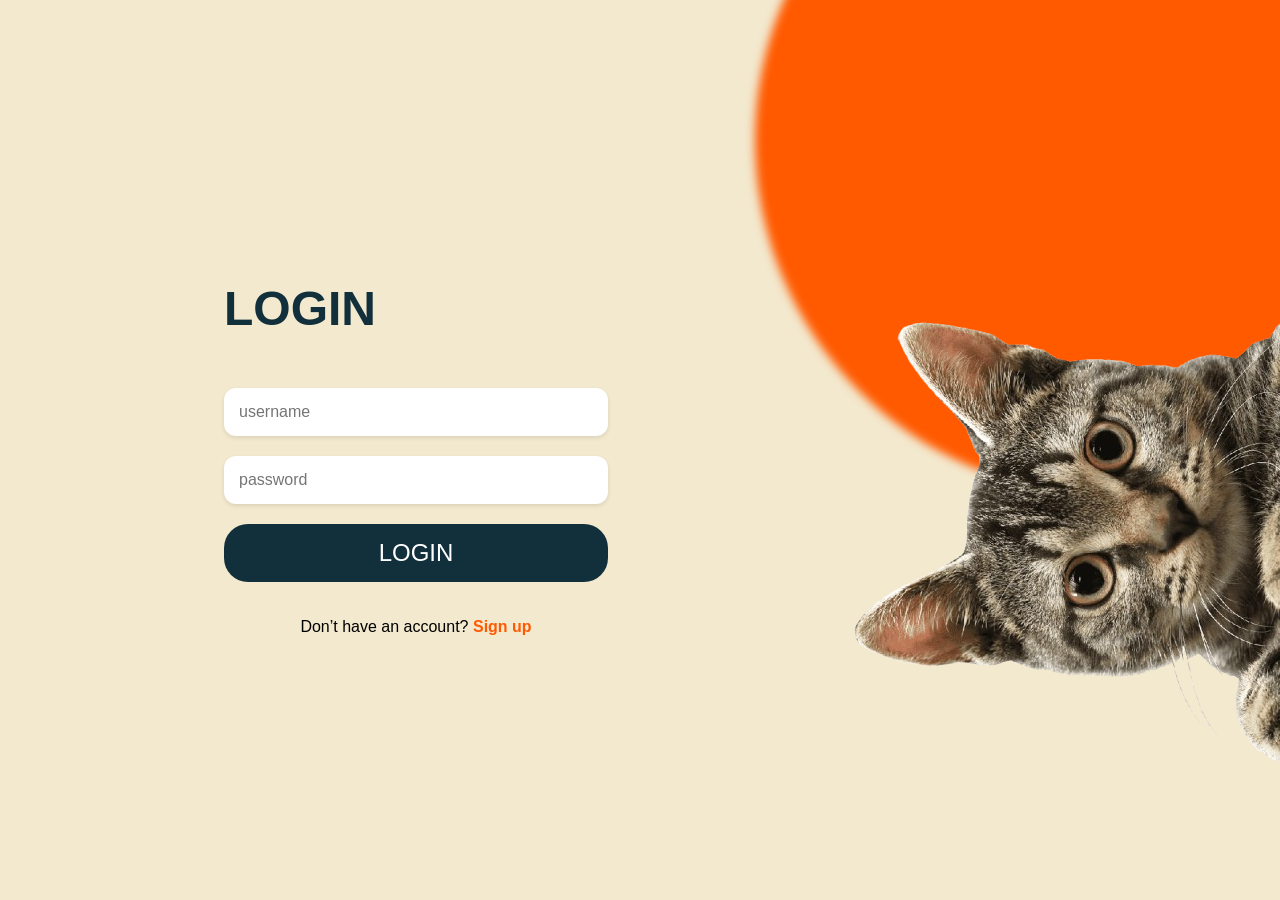
<file: frontend/register-login HTML&CSS/index.html>
<!DOCTYPE html>
<html lang="en">
  <head>
    <meta charset="UTF-8" />
    <meta name="viewport" content="width=device-width, initial-scale=1.0" />
    <title>Login</title>
    <link rel="stylesheet" href="styles.css" />
  </head>
  <body>
    <div class="login-container">
      <div class="login-box">
        <h1>LOGIN</h1>
        <input type="text" placeholder="username" class="input-field" />
        <input type="password" placeholder="password" class="input-field" />
        <button class="login-button">LOGIN</button>
        <p class="signup-text">
          Don’t have an account? <a href="#">Sign up</a>
        </p>
      </div>
      <div class="circle"></div>
      <div class="cat-image">
        <img src="cat-image.png" alt="Cat" />
      </div>
    </div>
  </body>
</html>
</file>
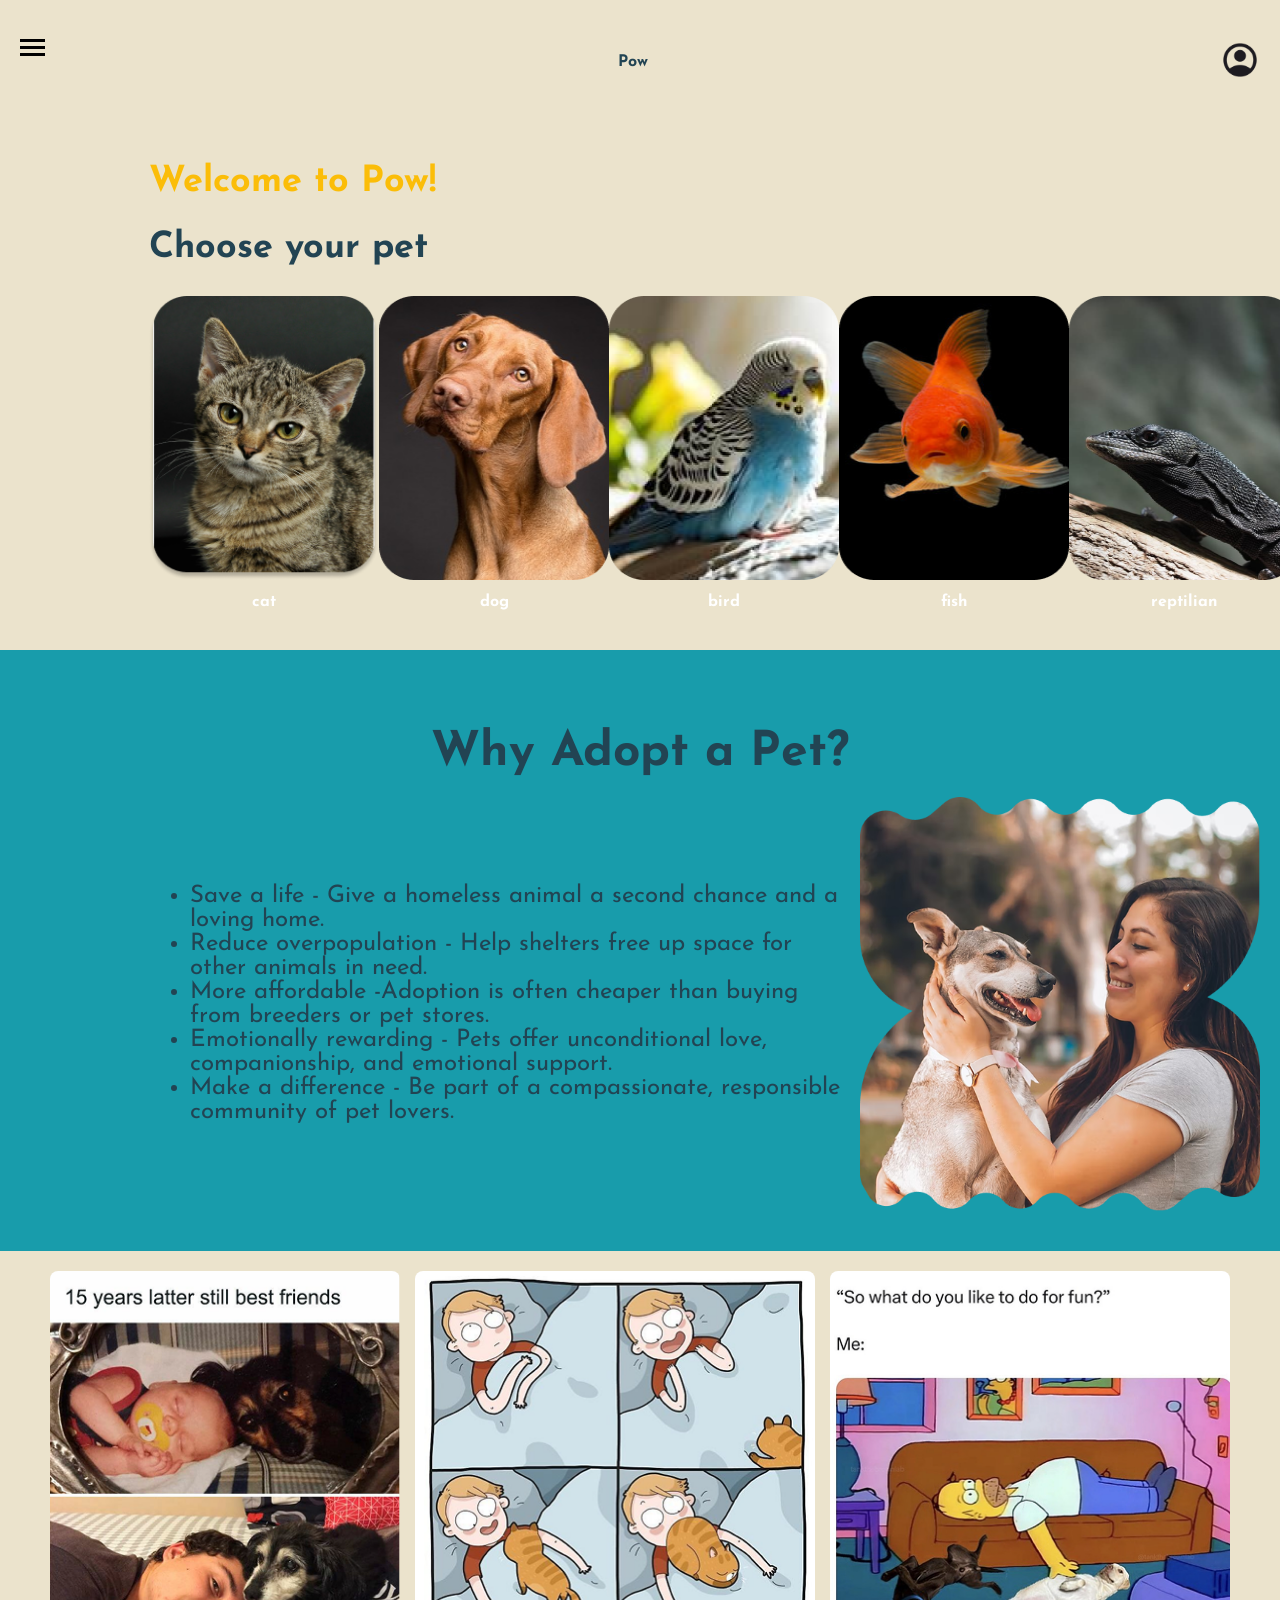
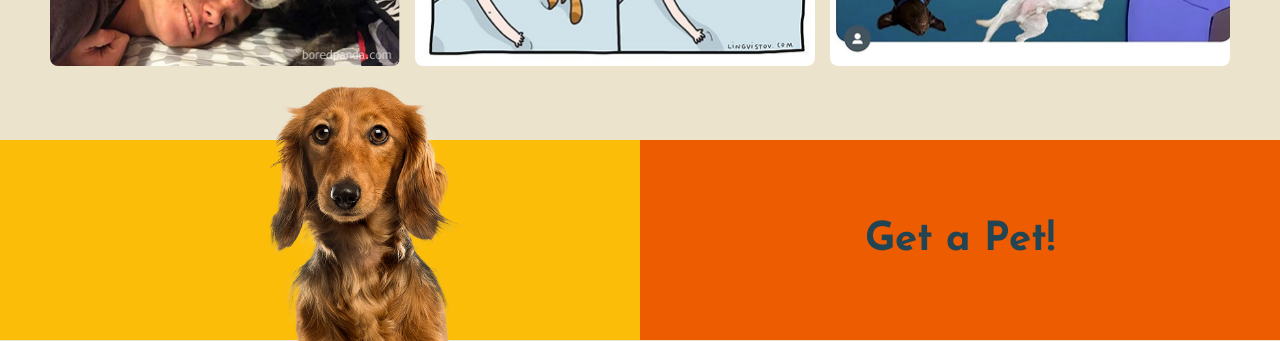
<file: frontend/homepage HTML&CSS/homepage.html>
<!DOCTYPE html>
<html lang = "en">
    <head>
         <meta charset="UTF-8" />
         <meta name="viewport" content="width=device-width, initial-scale=1.0" />
         <title>Pow - Pet Adoption</title>
         <link rel="stylesheet" href="homepage.css" />
          <link href="https://fonts.googleapis.com/css2?family=Josefin+Sans&display=swap" rel="stylesheet">
    </head>

    <body>
        <header class="navbar">

                <div class="hamburger" >
                    <span></span>
                    <span></span>
                    <span></span>
                </div>

             <div class="logo">Pow</div>

             <a href="profile.html" class="profile-icon">
                <img src="images/profileicon.png" alt="Profile" />
             </a>
        </header>

        <section class = "welcome">
            <h1 class = "wel">Welcome to Pow! </h1>
            <h2 class = "choose">Choose your pet</h2>

            <div class="pet-options">
                <div class="pet-card">
                    <a href="cat.html">
                        <img src="images/cat.png" alt="cat">
                    </a>
                    <span>cat</span>
                </div>
                <div class="pet-card">
                    <a href="dog.html">
                        <img src="images/dog.png" alt="dog">
                    </a>
                     <span>dog</span>
                </div>
            <div class="pet-card">
                <a href="bird.html">
                    <img src="images/bird.png" alt="bird">
                </a>
                <span>bird</span>
            </div>
            <div class="pet-card">
                <a href="fish.html">
                    <img src="images/fish.png" alt="fish">
                </a>
                <span>fish</span>
            </div>
            <div class="pet-card">
                <a href="reptilian.html">
                    <img src="images/reptilian.png" alt="reptilian">
                </a>
                <span>reptilian</span>
            </div>
        </div>
        </section>

        <section class = "why-adopt">
             <h2>Why Adopt a Pet?</h2>
             <div class="why-content">
                <ul>
                    <li><span>Save a life</span> - Give a homeless animal a second chance and a loving home.</li>
                    <li><span>Reduce overpopulation</span> - Help shelters free up space for other animals in need.</li>
                    <li><span>More affordable</span> -Adoption is often cheaper than buying from breeders or pet stores.</li>
                    <li><span>Emotionally rewarding</span> - Pets offer unconditional love, companionship, and emotional support.</li>
                    <li><span>Make a difference</span> - Be part of a compassionate, responsible community of pet lovers.</li>
                </ul>
                <img src="images/dog-woman.png" alt="woman with dog" />
             </div>
        </section>

         <section class="comics">
            <div class="meme1"><img src="images/meme1.png" alt=""></div>
            <div class="meme"><img src="images/meme2.png" alt=""></div>
            <div class="meme"><img src="images/meme3.png" alt=""></div>
        </section>

        <section class="oui">
            <div class="split-section">
                <div class="left-side"></div>
                <div class="right-side">
                    <h3>Get a Pet!</h3>
                </div>
                <img src="images/happydog.png" class="dog-image" alt="happy dog" />
            </div>
        </section>

    </body>
</html>
</file>
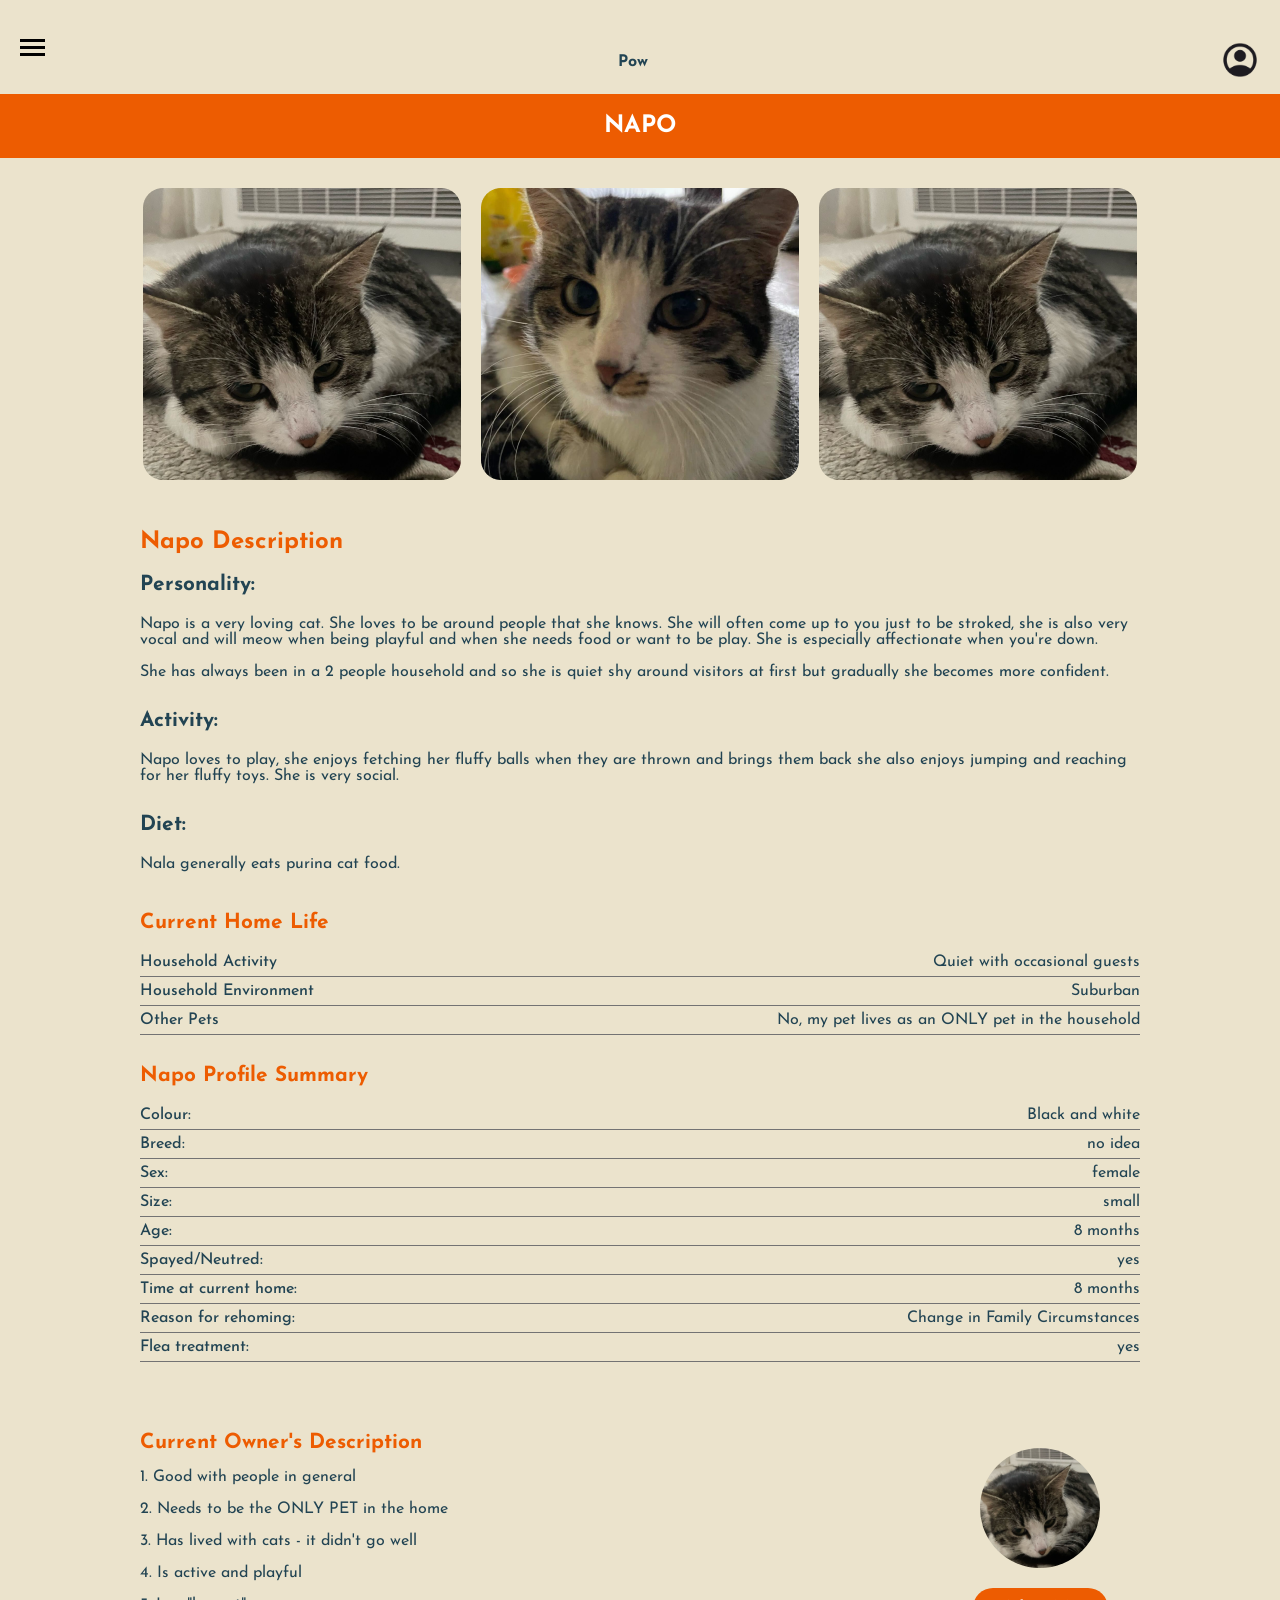
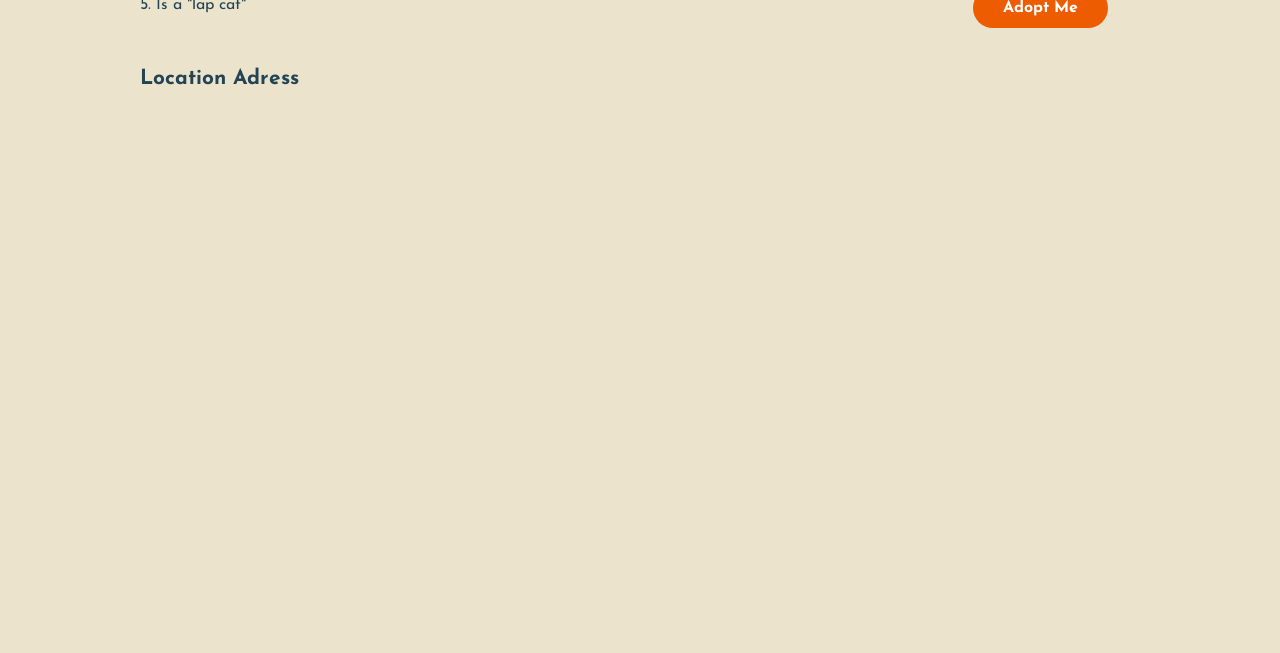
<file: frontend/pet-page HTML&CSS/pet-page.html>
<!DOCTYPE html>
<html lang="en">
<head>
    <meta charset="UTF-8" />
    <meta name="viewport" content="width=device-width, initial-scale=1.0" />
    <title>Pet Profile - Pow</title>
    <link rel="stylesheet" href="pet-page.css" />
    <link href="https://fonts.googleapis.com/css2?family=Josefin+Sans&display=swap" rel="stylesheet"></head>

<body>
    <header class="navbar">
        <div class="hamburger">
            <span></span>
            <span></span>
            <span></span>
        </div>

        <div class="logo">Pow</div>

        <a href="profile.html" class="profile-icon">
            <img src="images/profileicon.png" alt="Profile" />
        </a>
    </header>

    <section class="pet-banner">
        <h1>NAPO</h1>
    </section>

    <section class="pet-photos">
        <div class="photo-container">
            <img src="images/napo1.png" alt="Fluffy photo 1" class="pet-photo">
            <img src="images/napo2.png" alt="Fluffy photo 2" class="pet-photo">
            <img src="images/napo1.png" alt="Fluffy photo 3" class="pet-photo">
        </div>
    </section>

    <section class="pet-info">
        <div class="description">
            <h2>Napo Description</h2>
        </div>
        <div class="info-section">
            <h2>Personality:</h2>
            <p>Napo is a very loving cat. She loves to be around people that she knows. She will often come up to you just to be stroked, she is also very vocal and will meow when being playful and when she needs food or want to be play. She is especially affectionate when you're down.</p>
            <p>She has always been in a 2 people household and so she is quiet shy around visitors at first but gradually she becomes more confident.</p>
        </div>

        <div class="info-section">
            <h2>Activity:</h2>
            <p>Napo loves to play, she enjoys fetching her fluffy balls when they are thrown and brings them back she also enjoys jumping and reaching for her fluffy toys. She is very social.</p>
        </div>

        <div class="info-section">
            <h2>Diet:</h2>
            <p>Nala generally eats purina cat food.</p>
        </div>
    </section>

    <section class="profile-summary">
        <h2 class="section-title">Current Home Life</h2>
        <div class="profile-row">
            <span class="label">Household Activity</span>
            <span class="value">Quiet with occasional guests</span>
        </div>
        <div class="profile-row">
            <span class="label">Household Environment</span>
            <span class="value">Suburban</span>
        </div>
        <div class="profile-row">
            <span class="label">Other Pets</span>
            <span class="value">No, my pet lives as an ONLY pet in the household</span>
        </div>

        <h2 class="section-title">Napo Profile Summary</h2>
        <div class="profile-row"><span class="label">Colour:</span><span class="value">Black and white</span></div>
        <div class="profile-row"><span class="label">Breed:</span><span class="value">no idea</span></div>
        <div class="profile-row"><span class="label">Sex:</span><span class="value">female</span></div>
        <div class="profile-row"><span class="label">Size:</span><span class="value">small</span></div>
        <div class="profile-row"><span class="label">Age:</span><span class="value">8 months</span></div>
        <div class="profile-row"><span class="label">Spayed/Neutred:</span><span class="value">yes</span></div>
        <div class="profile-row"><span class="label">Time at current home:</span><span class="value">8 months</span></div>
        <div class="profile-row"><span class="label">Reason for rehoming:</span><span class="value">Change in Family Circumstances</span></div>
        <div class="profile-row"><span class="label">Flea treatment:</span><span class="value">yes</span></div>
    </section>

<section class="owner-description">
    <div class="owner-description-content">
        <h2 class="section-title">Current Owner's Description</h2>
        <p>1. Good with people in general</p>
        <p>2. Needs to be the ONLY PET in the home</p>
        <p>3. Has lived with cats - it didn't go well</p>
        <p>4. Is active and playful</p>
        <p>5. Is a "lap cat"</p>
    </div>
    <div class="adopt-section">
        <img src="images/napo1.png" class="cat-image">
        <button class="adopt-btn">Adopt Me</button>
    </div>
</section>

    <section class="location">
        <h2>Location Adress</h2>
        <iframe src="https://www.google.com/maps/embed?pb=!1m18!1m12!1m3!1d79470.72935204388!2d27.504569426047382!3d47.15622449227177!2m3!1f0!2f0!3f0!3m2!1i1024!2i768!4f13.1!3m3!1m2!1s0x40cafb7cf639ddbb%3A0x7ccb80da5426f53c!2zSWHImWk!5e1!3m2!1sro!2sro!4v1748261268215!5m2!1sro!2sro" width="1000" height="500" style="border:0;" allowfullscreen="" loading="lazy" referrerpolicy="no-referrer-when-downgrade"></iframe>
    </section>

</body>
</html>
</file>
<file: frontend/register-login HTML&CSS/styles.css>
body {
    margin: 0;
    padding: 0;
    font-family: 'Arial', sans-serif;
    background-color: #f3e9ce;
  }
  
  .login-container {
    display: flex;
    align-items: center;
    justify-content: center;
    height: 100vh;
    padding-right: 35vw;
    position: relative;
    overflow: hidden;
  }
  
  .login-box {
    display: flex;
    flex-direction: column;
    gap: 20px;
    z-index: 2;
    width: 30vw;
    max-width: 400px;
    min-width: 250px;
  }
  
  .login-box h1 {
    font-size: 3rem;
    color: #12303b;
  }
  
  .input-field {
    padding: 15px;
    font-size: 1rem;
    border: none;
    border-radius: 12px;
    background-color: white;
    box-shadow: 0 2px 4px rgba(0,0,0,0.1);
  }
  
  .login-button {
    padding: 15px 25px;
    background-color: #12303b;
    color: white;
    font-size: 1.5rem;
    border: none;
    border-radius: 24px;
    cursor: pointer;
    width: 100%;
  }
  
  .signup-text {
    font-size: 1rem;
    text-align: center;
  }
  
  .signup-text a {
    color: #ff5a00;
    text-decoration: none;
    font-weight: bold;
  }
  
  /* Cerc portocaliu */
  .circle {
    position: absolute;
    width: 50vw;
    height: 50vw;
    border-radius: 50%;
    background-color: #ff5a00;
    top: -20%;
    right: -150px;
    z-index: 0;
    box-shadow: 0 0 10px 35px #ff5a00;
  }
  
  /* Imaginea pisicii */
  .cat-image {
    position: absolute;
    width: 30vw;
    height: auto;
    transform: rotate(-90deg);
    top: 35%;
    right: -2%;
    z-index: 1;
  }
  
  /* Media Queries pentru dispozitive mai mici */
  @media (max-width: 768px) {
    .login-container {
      padding-right: 10vw;
    }
  
    .login-box {
      width: 80vw;
      max-width: 100%;
      min-width: unset;
    }
  
    .login-box h1 {
      font-size: 2.5rem;
    }
  
    .input-field {
      padding: 12px;
    }
  
    .login-button {
      padding: 20px 25px;
      font-size: 1.2rem;
    }
  
    .signup-text {
      font-size: 1rem;
    }
  
    /* Ajustează cercul portocaliu pentru telefoane mici */
    .circle {
      width: 40vw;
      height: 40vw;
      top: -10%;
      right: -80px;
    }
  
    /* Imaginea pisicii în colțul din dreapta jos */
    .cat-image {
      width: 40vw;
      top: auto;
      bottom: 0;
      right: 0;
      transform: rotate(0deg); /* Nici o rotație pe ecrane mici */
    }
  }
  
  @media (max-width: 480px) {
    .login-box {
      width: 82vw;
    }
  
    .login-box h1 {
      font-size: 2rem;
    }
  
    .input-field {
      padding: 10px;
    }
  
    .login-button {
      padding: 15px 20px;
      font-size: 1.1rem;
    }
  
    /* Ajustează cercul portocaliu pentru telefoane foarte mici */
    .circle {
      width: 35vw;
      height: 35vw;
      top: -5%;
      right: -60px;
    }
  
    /* Imaginea pisicii în colțul din dreapta jos pe telefoane mici */
    .cat-image {
      width: 45vw;
      top: auto;
      bottom: 0;
      right: 0;
      transform: rotate(0deg);
    }
  }
</file>
<file: frontend/homepage HTML&CSS/homepage.css>
body, html {
  margin: 0;
  padding: 0;
  font-family: 'Josefin Sans', sans-serif;
   background-color: #EBE3CC;
}


.navbar {
    display: flex;
    justify-content: space-between;
    align-items: center;
    padding: 10px 20px;
}

.hamburger {
    display: flex;
    flex-direction: column;
    gap: 4px;
}

.hamburger span {
    width: 25px;
    height: 3px;
    background: black;
}

.logo {
  color: #224453;
  font-weight: bold;
  text-align: center;
  font-size: 1rem;
  padding-top: 30px;
}

.profile-icon img {
    width: 40px;
    height: 40px;
    border-radius: 50%;
    padding-top: 30px;

}

.welcome {
  text-align: start;
  padding: 40px 149px;
  font-size: 1.5rem;
}

.wel {
    color: #FBBD08;
}

.choose {
    color: #224453;
}


.pet-options {
  display: flex;
  justify-content: space-evenly; 
  align-items: flex-start;
}

.pet-card {
  display: flex;
  flex-direction: column;
  align-items: center;
  text-align: center;
  cursor: pointer;
}

.pet-card img {
  width: 230px;
  height: 284px;
}

.pet-card img:hover {
    transform: scale(1.05);
}

.pet-card span {
  margin-top: 8px;
  color: white;
  font-size: 1rem;
  font-weight: bold;
}

.why-adopt {
  background-color: #189CAB;
  padding: 40px 20px;
  color: #224453;
}

.why-adopt h2 {
  text-align: center;
  margin-bottom: 20px;
  font-size: 3rem;
}

.why-content {
  display: flex;
  flex-direction: row;
  align-items: center;
  gap: 20px;
}

.why-content ul {
  max-width: 700px;
  font-size: 1.5rem;
  padding-left: 170px;
}

.why-content img {
  max-width: 400px;
  border-radius: 10px;
}

.comics {
  display: flex;
  justify-content: center;
  gap: 15px;
  padding: 20px;
  flex-wrap: wrap;
}

.meme1 img {
  width: 350px;
  height: 395px;
  border-radius: 8px;
}

.meme img {
  width: 400px;
  height: 395px;
  border-radius: 8px;
}


.oui {
  padding-top: 50px;
}

.split-section {
  display: flex;
  height: 200px;
  width: 100%;
  position: relative;
}

.left-side {
  background-color: #FBBD08; 
  flex: 1;
}

.right-side {
  background-color: #ED5C01; 
  flex : 1;
  display: flex;
  align-items: center;
  justify-content: center;
}

.right-side h3 {
  font-size: 2.5rem;
  color: #224453;
}

.dog-image {
  position: absolute;
  top: -60px; 
  left: 20%;
  width: 278px;
}

/* === RESPONSIVE DESIGN === */
@media (max-width: 900px) {
  .welcome {
    padding: 30px 30px;
    font-size: 1.2rem;
  }
  .pet-options {
    flex-wrap: wrap;
    gap: 20px;
    justify-content: center;
  }
  .pet-card img {
    width: 160px;
    height: 180px;
  }
  .why-content {
    flex-direction: column;
    gap: 30px;
    align-items: flex-start;
  }
  .why-content ul {
    padding-left: 0;
    font-size: 1.2rem;
    max-width: 100%;
  }
  .why-content img {
    max-width: 100%;
    height: auto;
    margin: 0 auto;
    display: block;
  }
  .meme1 img, .meme img {
    width: 220px;
    height: auto;
  }
  .split-section {
    flex-direction: column;
    height: auto;
    min-height: 200px;
  }
  .dog-image {
    position: static;
    width: 180px;
    margin: 0 auto;
    display: block;
    top: unset;
    left: unset;
  }
  .right-side h3 {
    font-size: 2rem;
  }
}

@media (max-width: 600px) {
  .navbar {
    flex-direction: column;
    align-items: flex-start;
    padding: 10px 10px;
  }
  .logo {
    font-size: 1.2rem;
    padding-top: 10px;
  }
  .profile-icon img {
    width: 32px;
    height: 32px;
    padding-top: 10px;
  }
  .welcome {
    padding: 20px 5px;
    font-size: 1rem;
  }
  .pet-options {
    flex-direction: column;
    align-items: center;
    gap: 15px;
  }
  .pet-card img {
    width: 120px;
    height: 120px;
  }
  .why-adopt h2 {
    font-size: 2rem;
  }
  .comics {
    flex-direction: column;
    align-items: center;
    gap: 10px;
    padding: 10px;
  }
  .meme1 img, .meme img {
    width: 100%;
    max-width: 250px;
    height: auto;
  }
  .split-section {
    flex-direction: column;
    height: auto;
    min-height: 120px;
  }
  .right-side h3 {
    font-size: 1.2rem;
  }
  .dog-image {
    width: 120px;
  }
}
</file>
<file: frontend/pet-page HTML&CSS/pet-page.css>
body, html {
    margin: 0;
    padding: 0;
    font-family: 'Josefin Sans', sans-serif;
    background-color: #EBE3CC;
}

.navbar {
    display: flex;
    justify-content: space-between;
    align-items: center;
    padding: 10px 20px;
}

.hamburger {
    display: flex;
    flex-direction: column;
    gap: 4px;
    cursor: pointer;
}

.hamburger span {
    width: 25px;
    height: 3px;
    background: black;
}

.logo {
    color: #224453;
    font-weight: bold;
    text-align: center;
    font-size: 1rem;
    padding-top: 30px;
}

.profile-icon img {
    width: 40px;
    height: 40px;
    border-radius: 50%;
    padding-top: 30px;
}

.pet-banner {
    background-color: #ED5C01;
    color: white;
    text-align: center;
    padding: 20px;
}

.pet-banner h1 {
    margin: 0;
    font-size: 1.5rem;
    font-weight: bold;
}

.pet-photos {
    padding: 30px 20px;
}

.photo-container {
    display: flex;
    justify-content: center;
    gap: 20px;
    flex-wrap: wrap;
}

.pet-photo {
    width: 318px;
    height: 292px;
    border-radius: 15px;
}

.pet-info {
    max-width: 1000px;
    margin: 0 auto;
    padding: 0 20px;
}

.description h2{
    color:#ED5C01;
}

.info-section {
    margin-bottom: 30px;
}

.info-section h2 {
    color: #224453;
    font-size: 1.3rem;
    font-weight: bold;
    margin-bottom: 15px;
    padding-bottom: 5px;
}

.info-section p {
    color: #224453;
}

.profile-summary {
    max-width: 1000px;
    margin: 40px auto;
    padding: 0 20px;
}

.section-title {
    font-size: 1.3rem;
    font-weight: bold;
    margin-top: 30px;
    margin-bottom: 15px;
    color: #ED5C01;
}

.profile-row {
    display: flex;
    justify-content: space-between;
    padding: 6px 0;
    border-bottom: 1px solid #737373;
    color: #224453;
}

.profile-row .label {
    font-weight: 500;
}

.profile-row .value {
    text-align: right;
    max-width: 60%;
}

.owner-description {
    max-width: 1000px;
    margin: 40px auto;
    padding: 0 20px;
    display: flex;
    justify-content: space-between;
    align-items: flex-start;
    gap: 40px;
}

.owner-description-content {
    flex: 1;
}

.owner-description-content h2 {
    color: #ED5C01;
    font-size: 1.3rem;
    font-weight: bold;
    margin-bottom: 15px;
}

.owner-description-content p {
    color: #224453;
    font-size: 1rem;
    margin-bottom: 15px;
}

.adopt-section {
    display: flex;
    flex-direction: column;
    align-items: center;
    gap: 20px;
    min-width: 200px;
    align-self: flex-end;
}

.cat-image {
    width: 120px;
    height: 120px;
    border-radius: 50%;
}

.adopt-btn {
    background-color: #ED5C01;
    color: white;
    border: none;
    padding: 12px 30px;
    border-radius: 25px;
    font-family: 'Josefin Sans', sans-serif;
    font-size: 1rem;
    font-weight: bold;
    cursor: pointer;
    transition: background-color 0.3s ease;
    min-width: 120px;
}

.adopt-btn:hover {
    background-color: #d44e01;
}

.location {
    max-width: 1000px;
    margin: 40px auto;
    padding: 0 20px;
}

.location h2 {
    color: #224453;
    font-size: 1.3rem;
    font-weight: bold;
    margin-bottom: 15px;
    padding-bottom: 5px;
}

/* Mobile Responsiveness */
@media (max-width: 768px) {
    .photo-container {
        flex-direction: column;
        align-items: center;
    }
    
    .owner-description {
        flex-direction: column;
        gap: 30px;
        align-items: center;
    }
    
    .adopt-section {
        order: -1;
    }
    
    .profile-grid {
        grid-template-columns: 1fr;
    }
    
    .profile-item {
        flex-direction: column;
        align-items: flex-start;
    }
    
    .profile-item .value {
        text-align: left;
        margin-left: 0;
        margin-top: 5px;
    }
    
    .pet-info, .health-profile, .current-owner, .location {
        margin-left: 10px;
        margin-right: 10px;
    }
}
</file>
